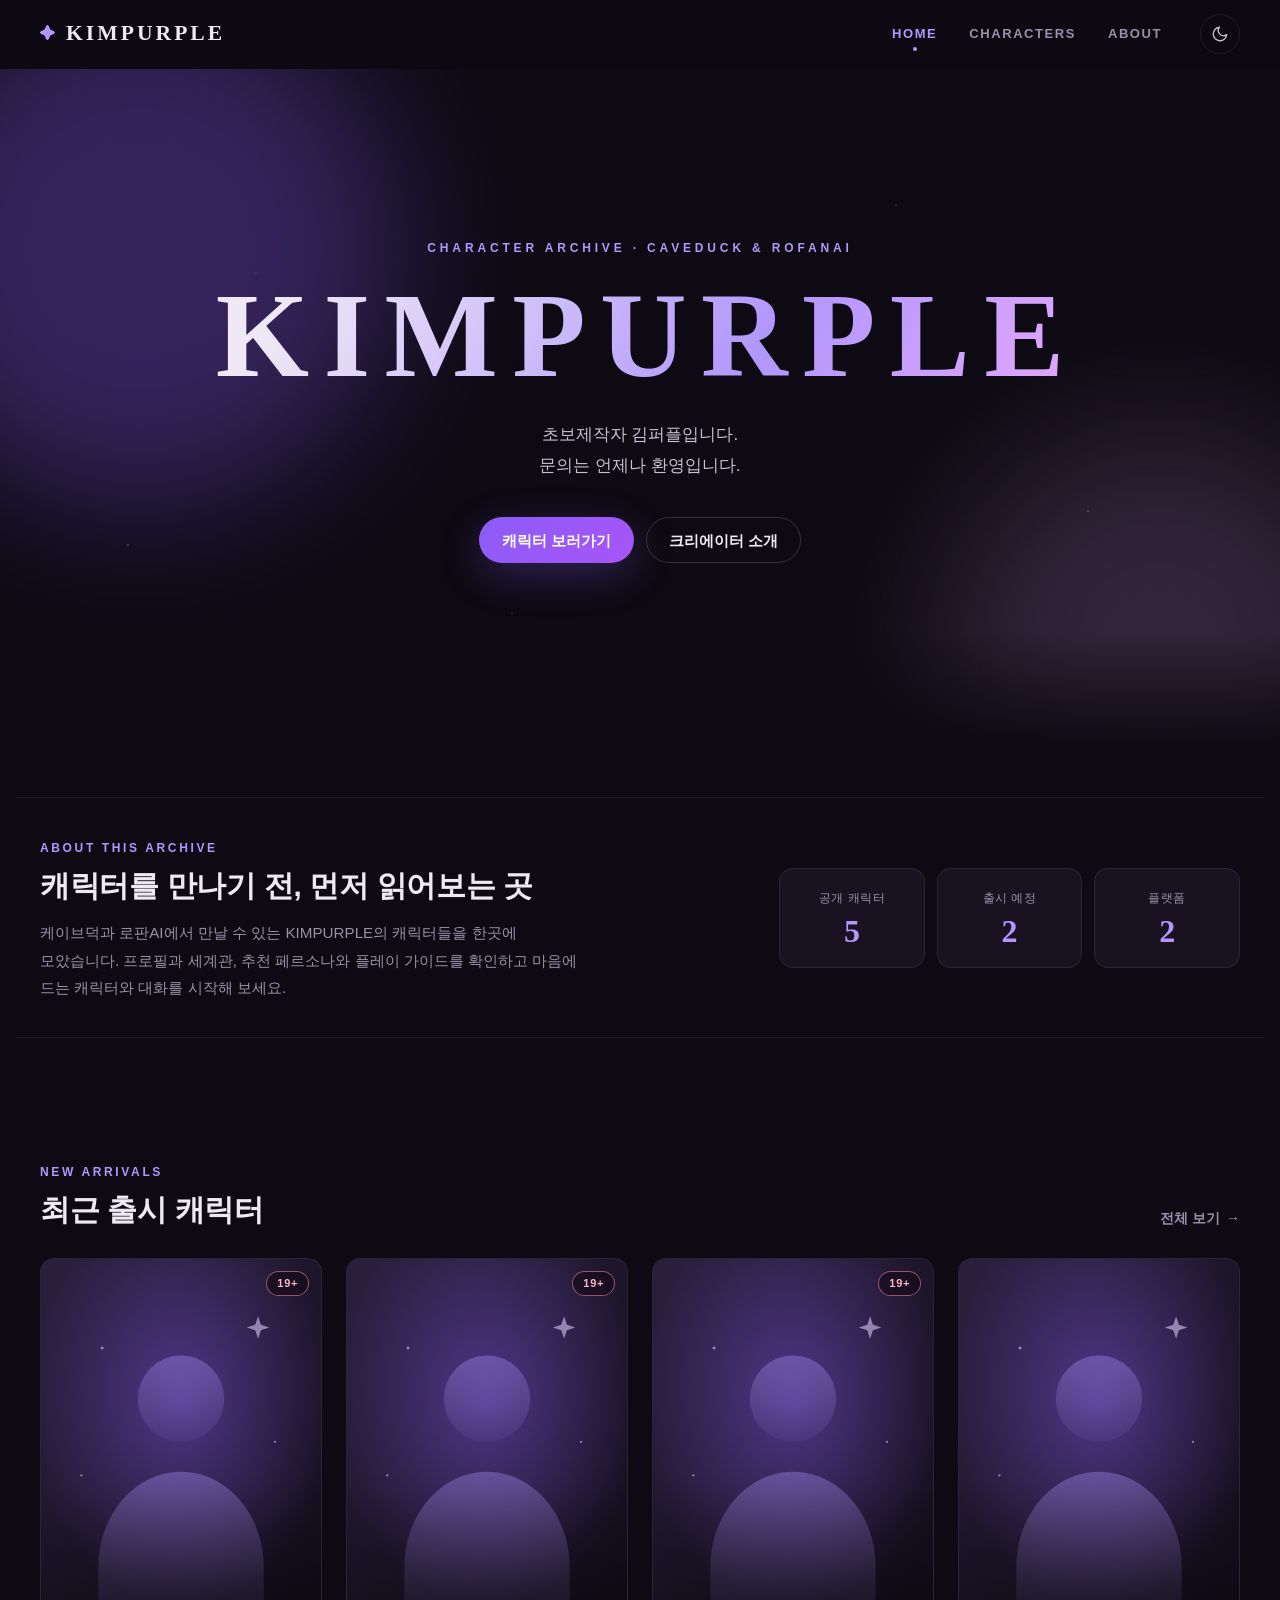
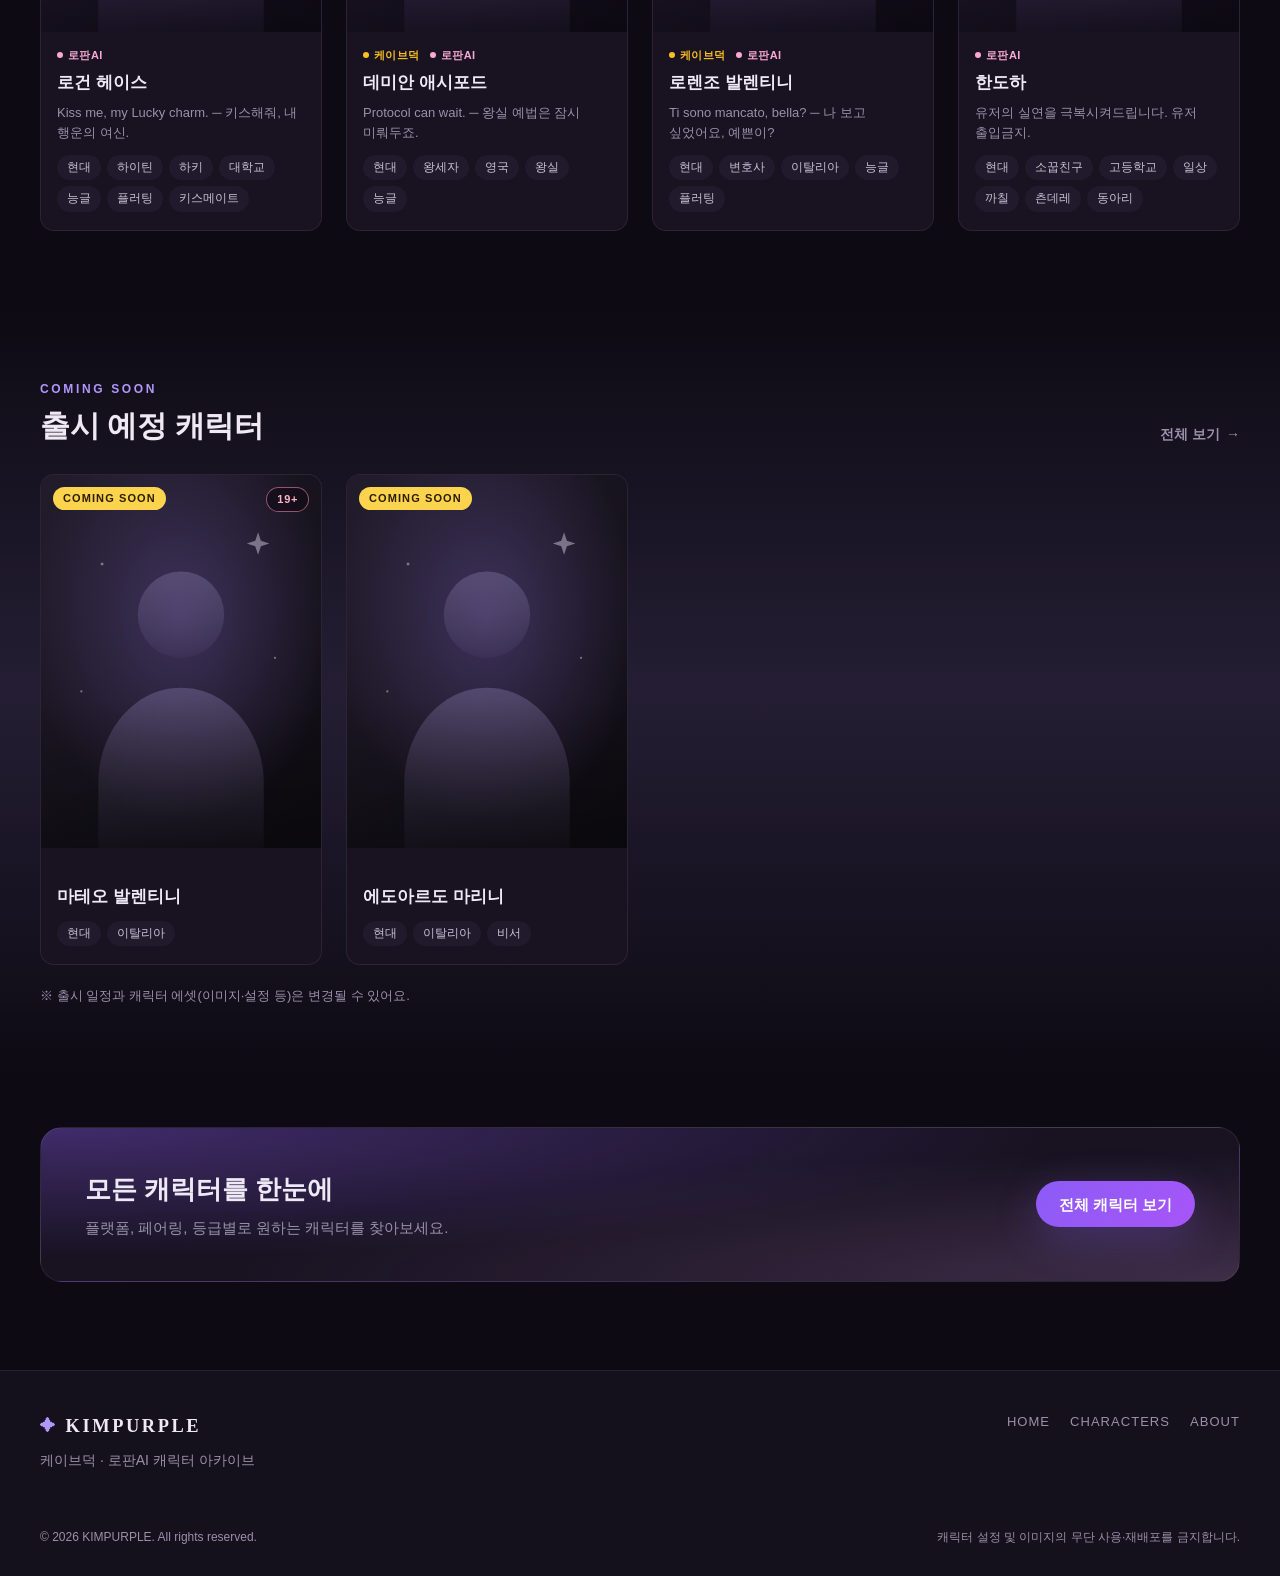
<file: index.html>
<!doctype html>
<html lang="ko">
<head>
  <meta charset="utf-8">
  <meta name="viewport" content="width=device-width, initial-scale=1">
  <title>KIMPURPLE | 캐릭터 아카이브</title>
  <meta name="description" content="케이브덕 · 로판AI 크리에이터 KIMPURPLE의 캐릭터 아카이브">
  <meta property="og:title" content="KIMPURPLE">
  <meta property="og:description" content="케이브덕 · 로판AI 크리에이터 KIMPURPLE의 캐릭터 아카이브">
  <meta property="og:type" content="website">
  <meta name="theme-color" content="#0d0a13">
  <link rel="icon" href="assets/icons/favicon.svg" type="image/svg+xml">
  <script>try{var t=localStorage.getItem('kp-theme');if(t==='light'||t==='dark')document.documentElement.setAttribute('data-theme',t)}catch(e){}</script>
  <link rel="stylesheet" href="css/common.css">
  <link rel="stylesheet" href="css/home.css">
  <link rel="stylesheet" href="css/responsive.css">
  <script src="js/common.js" defer></script>
  <script src="js/home.js" defer></script>
</head>
<body data-page="home">
  <a class="skip-link" href="#main">본문 바로가기</a>
  <header id="site-header"></header>

  <main id="main">
    <!-- 메인 배너 -->
    <section class="hero">
      <div class="hero__bg" aria-hidden="true">
        <span class="hero__orb hero__orb--1"></span>
        <span class="hero__orb hero__orb--2"></span>
        <span class="hero__stars"></span>
      </div>
      <div class="container hero__inner">
        <p class="hero__eyebrow">Character Archive · Caveduck &amp; RofanAI</p>
        <h1 class="hero__title">KIMPURPLE</h1>
        <p class="hero__lead">초보제작자 김퍼플입니다.<br>문의는 언제나 환영입니다.</p>
        <div class="hero__actions">
          <a class="btn btn--primary" href="characters.html">캐릭터 보러가기</a>
          <a class="btn btn--ghost" href="about.html">크리에이터 소개</a>
        </div>
      </div>
    </section>

    <!-- 홈페이지 소개 -->
    <section class="section section--tight intro">
      <div class="container intro__inner">
        <div class="intro__text">
          <span class="eyebrow">About this archive</span>
          <h2 class="section-title">캐릭터를 만나기 전, 먼저 읽어보는 곳</h2>
          <p class="section-desc">케이브덕과 로판AI에서 만날 수 있는 KIMPURPLE의 캐릭터들을 한곳에 모았습니다. 프로필과 세계관, 추천 페르소나와 플레이 가이드를 확인하고 마음에 드는 캐릭터와 대화를 시작해 보세요.</p>
        </div>
        <div class="intro__stats" aria-live="polite">
          <a class="stat" href="characters.html?status=released"><span class="stat__label">공개 캐릭터</span><span class="stat__value" id="stat-characters">–</span></a>
          <a class="stat" href="characters.html?status=upcoming"><span class="stat__label">출시 예정</span><span class="stat__value" id="stat-upcoming">–</span></a>
          <a class="stat" href="about.html#links-title"><span class="stat__label">플랫폼</span><span class="stat__value">2</span></a>
        </div>
      </div>
    </section>

    <!-- 최근 출시 -->
    <section class="section" aria-labelledby="recent-title">
      <div class="container">
        <div class="section-head">
          <div>
            <span class="eyebrow">New arrivals</span>
            <h2 class="section-title" id="recent-title">최근 출시 캐릭터</h2>
          </div>
          <a class="more-link" href="characters.html?sort=latest">전체 보기</a>
        </div>
        <div class="card-grid" id="recent-grid"></div>
      </div>
    </section>

    <!-- 출시 예정 -->
    <section class="section featured" aria-labelledby="upcoming-title">
      <div class="container">
        <div class="section-head">
          <div>
            <span class="eyebrow">Coming soon</span>
            <h2 class="section-title" id="upcoming-title">출시 예정 캐릭터</h2>
          </div>
          <a class="more-link" href="characters.html?status=upcoming">전체 보기</a>
        </div>
        <div class="card-grid" id="upcoming-grid"></div>
        <p class="section-note">※ 출시 일정과 캐릭터 에셋(이미지·설정 등)은 변경될 수 있어요.</p>
      </div>
    </section>

    <!-- CTA -->
    <section class="section section--tight">
      <div class="container">
        <div class="cta">
          <div>
            <h2 class="cta__title">모든 캐릭터를 한눈에</h2>
            <p class="cta__desc">플랫폼, 페어링, 등급별로 원하는 캐릭터를 찾아보세요.</p>
          </div>
          <a class="btn btn--primary" href="characters.html">전체 캐릭터 보기</a>
        </div>
      </div>
    </section>
  </main>

  <footer id="site-footer"></footer>
</body>
</html>
</file>
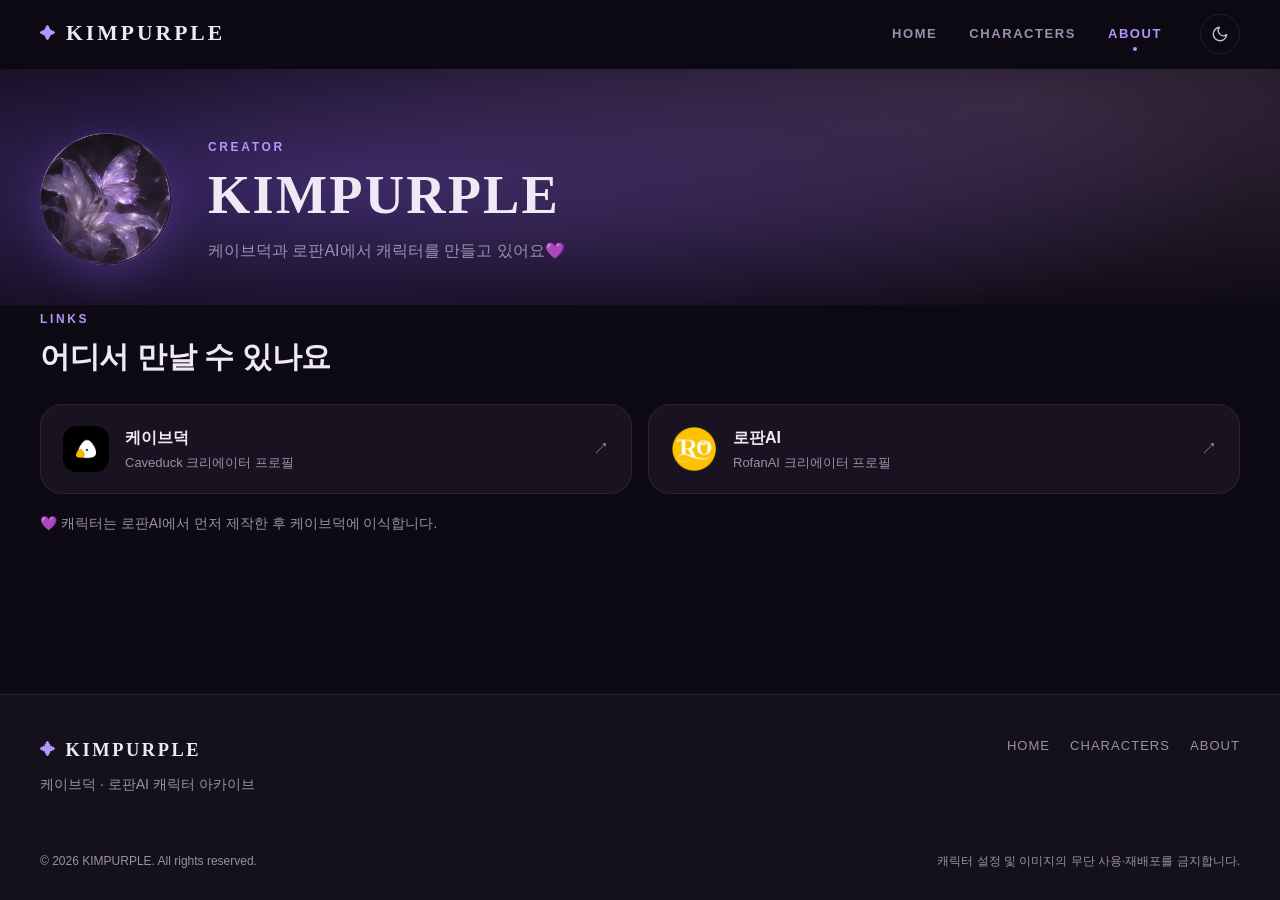
<file: about.html>
<!doctype html>
<html lang="ko">
<head>
  <meta charset="utf-8">
  <meta name="viewport" content="width=device-width, initial-scale=1">
  <title>ABOUT | KIMPURPLE</title>
  <meta name="description" content="케이브덕 · 로판AI 크리에이터 KIMPURPLE 소개">
  <meta name="theme-color" content="#0d0a13">
  <link rel="icon" href="assets/icons/favicon.svg" type="image/svg+xml">
  <script>try{var t=localStorage.getItem('kp-theme');if(t==='light'||t==='dark')document.documentElement.setAttribute('data-theme',t)}catch(e){}</script>
  <link rel="stylesheet" href="css/common.css">
  <link rel="stylesheet" href="css/pages.css">
  <link rel="stylesheet" href="css/responsive.css">
  <script src="js/common.js" defer></script>
</head>
<body data-page="about">
  <a class="skip-link" href="#main">본문 바로가기</a>
  <header id="site-header"></header>

  <main id="main">
    <!-- 크리에이터 소개 -->
    <section class="page-hero about-hero">
      <div class="container about-hero__inner">
        <!-- 프로필 이미지: assets/icons/profile.webp 파일을 바꾸면 됩니다 -->
        <div class="about-avatar"><img src="assets/icons/profile.webp" alt="KIMPURPLE 프로필 이미지"></div>
        <div>
          <span class="eyebrow">Creator</span>
          <h1 class="page-hero__title">KIMPURPLE</h1>
          <p class="page-hero__desc">케이브덕과 로판AI에서 캐릭터를 만들고 있어요💜</p>
        </div>
      </div>
    </section>

    <!-- 링크 -->
    <section class="section section--tight section--flush-top" aria-labelledby="links-title">
      <div class="container">
        <div class="section-head">
          <div>
            <span class="eyebrow">Links</span>
            <h2 class="section-title" id="links-title">어디서 만날 수 있나요</h2>
          </div>
        </div>

        <!-- ▼ 각 href를 실제 프로필 주소로 바꿔주세요. 쓰지 않는 링크는 <li> 째로 지우면 됩니다. -->
        <ul class="link-grid">
          <li>
            <a class="link-card link-card--caveduck" href="https://caveduck.io/ko/user/kim_purple">
              <span class="link-card__icon"><img src="assets/icons/caveduck.webp" alt="" width="46" height="46"></span>
              <span class="link-card__text"><strong>케이브덕</strong><small>Caveduck 크리에이터 프로필</small></span>
              <span class="link-card__arrow" aria-hidden="true">↗</span>
            </a>
          </li>
          <li>
            <a class="link-card link-card--rofanai" href="https://rofan.ai/user/69ff94d2-8524-4da5-a3ef-628ddf03971f">
              <span class="link-card__icon"><img src="assets/icons/rofanai.webp" alt="" width="46" height="46"></span>
              <span class="link-card__text"><strong>로판AI</strong><small>RofanAI 크리에이터 프로필</small></span>
              <span class="link-card__arrow" aria-hidden="true">↗</span>
            </a>
          </li>
        </ul>
        <p class="link-note">💜 캐릭터는 로판AI에서 먼저 제작한 후 케이브덕에 이식합니다.</p>
      </div>
    </section>
  </main>

  <footer id="site-footer"></footer>
</body>
</html>
</file>
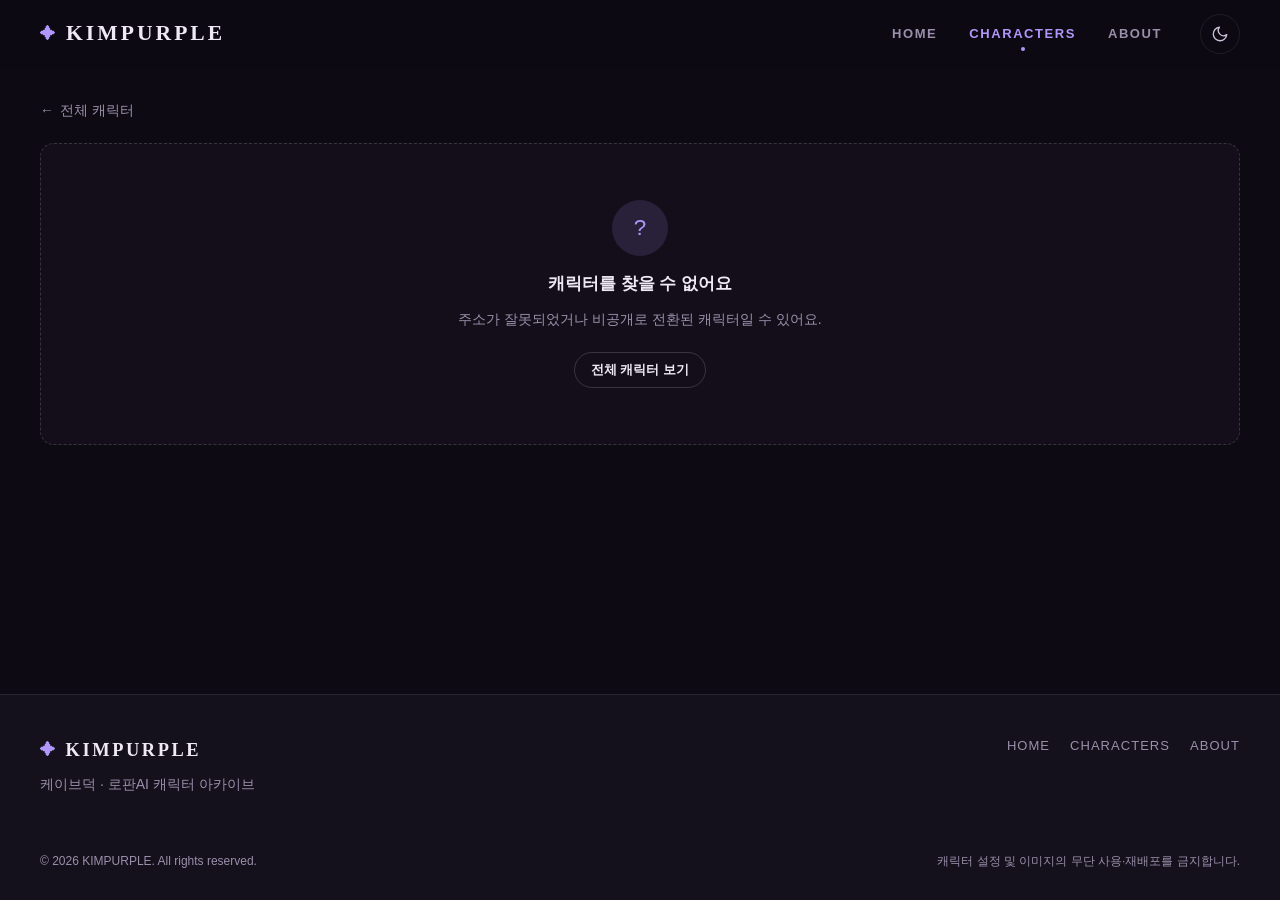
<file: character.html>
<!doctype html>
<html lang="ko">
<head>
  <meta charset="utf-8">
  <meta name="viewport" content="width=device-width, initial-scale=1">
  <title>CHARACTER | KIMPURPLE</title>
  <meta name="description" content="KIMPURPLE 캐릭터 상세 소개">
  <meta name="theme-color" content="#0d0a13">
  <link rel="icon" href="assets/icons/favicon.svg" type="image/svg+xml">
  <script>try{var t=localStorage.getItem('kp-theme');if(t==='light'||t==='dark')document.documentElement.setAttribute('data-theme',t)}catch(e){}</script>
  <link rel="stylesheet" href="css/common.css">
  <link rel="stylesheet" href="css/characters.css">
  <link rel="stylesheet" href="css/responsive.css">
  <script src="js/common.js" defer></script>
  <script src="js/character.js" defer></script>
</head>
<body data-page="character" data-nav="characters">
  <a class="skip-link" href="#main">본문 바로가기</a>
  <header id="site-header"></header>

  <!-- 모든 캐릭터가 이 템플릿을 공유합니다: character.html?id=캐릭터ID -->
  <main id="main">
    <div class="container detail-top">
      <a class="back-link" href="characters.html">전체 캐릭터</a>
    </div>
    <div class="container" id="character-root"></div>
  </main>

  <dialog class="lightbox" id="lightbox" aria-label="이미지 크게 보기">
    <button class="lightbox__close icon-btn" type="button" data-action="close" aria-label="닫기">×</button>
    <button class="lightbox__nav lightbox__nav--prev icon-btn" type="button" data-action="prev" aria-label="이전 이미지">‹</button>
    <figure class="lightbox__figure">
      <img class="lightbox__img" alt="">
      <figcaption class="lightbox__caption"></figcaption>
    </figure>
    <button class="lightbox__nav lightbox__nav--next icon-btn" type="button" data-action="next" aria-label="다음 이미지">›</button>
  </dialog>

  <footer id="site-footer"></footer>
</body>
</html>
</file>
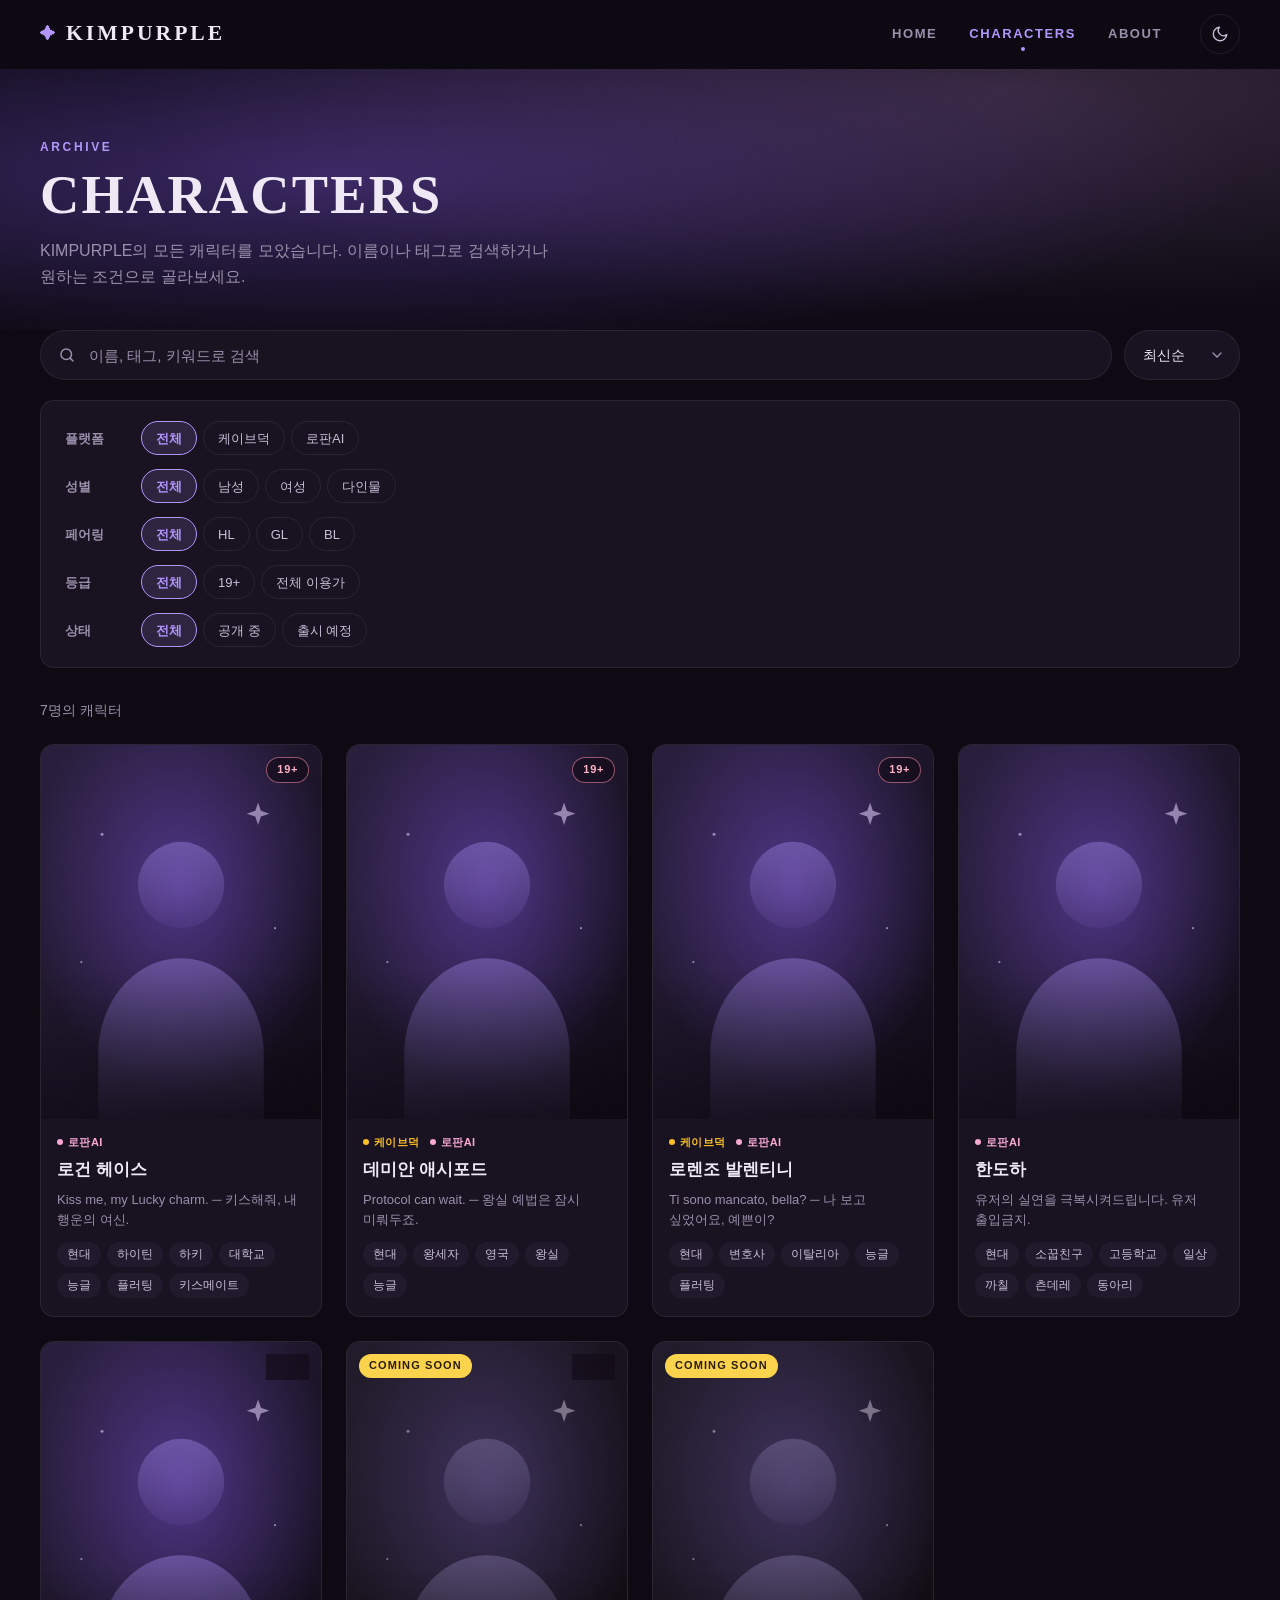
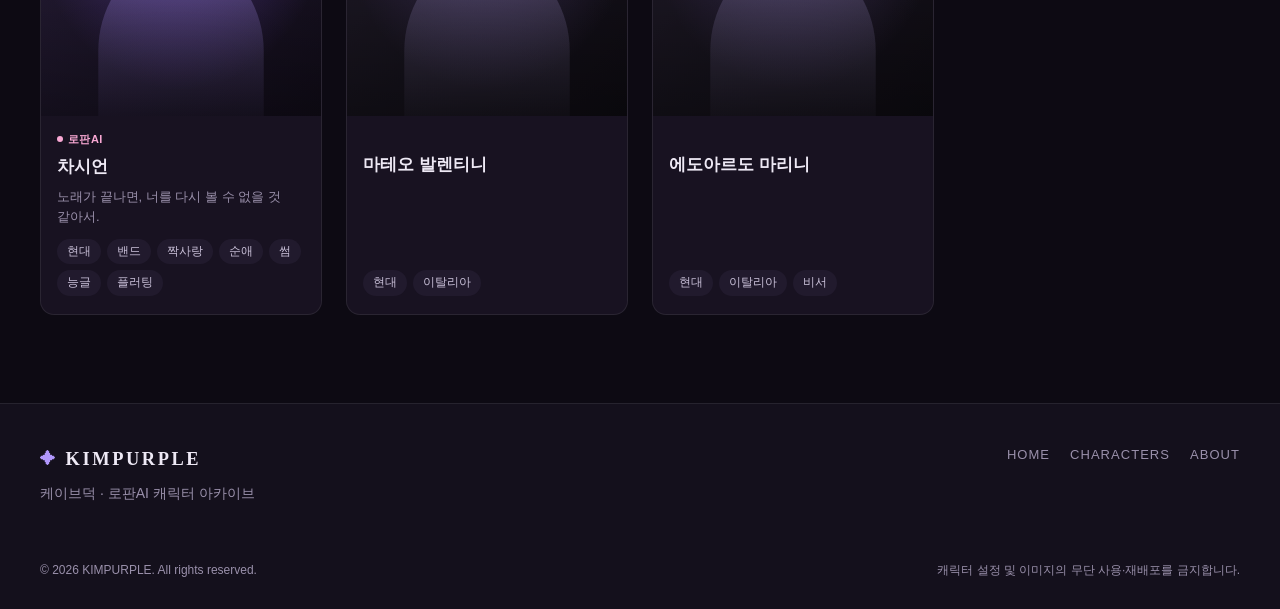
<file: characters.html>
<!doctype html>
<html lang="ko">
<head>
  <meta charset="utf-8">
  <meta name="viewport" content="width=device-width, initial-scale=1">
  <title>CHARACTERS | KIMPURPLE</title>
  <meta name="description" content="KIMPURPLE의 전체 캐릭터 목록. 플랫폼별로 캐릭터를 찾아보세요.">
  <meta name="theme-color" content="#0d0a13">
  <link rel="icon" href="assets/icons/favicon.svg" type="image/svg+xml">
  <script>try{var t=localStorage.getItem('kp-theme');if(t==='light'||t==='dark')document.documentElement.setAttribute('data-theme',t)}catch(e){}</script>
  <link rel="stylesheet" href="css/common.css">
  <link rel="stylesheet" href="css/characters.css">
  <link rel="stylesheet" href="css/responsive.css">
  <script src="js/common.js" defer></script>
  <script src="js/characters.js" defer></script>
</head>
<body data-page="characters">
  <a class="skip-link" href="#main">본문 바로가기</a>
  <header id="site-header"></header>

  <main id="main">
    <section class="page-hero">
      <div class="container">
        <span class="eyebrow">Archive</span>
        <h1 class="page-hero__title">CHARACTERS</h1>
        <p class="page-hero__desc">KIMPURPLE의 모든 캐릭터를 모았습니다. 이름이나 태그로 검색하거나 원하는 조건으로 골라보세요.</p>
      </div>
    </section>

    <section class="section section--tight section--flush-top">
      <div class="container">
        <div class="toolbar">
          <div class="search">
            <svg class="search__icon" viewBox="0 0 24 24" fill="none" stroke="currentColor" stroke-width="2" stroke-linecap="round" aria-hidden="true"><circle cx="11" cy="11" r="7"/><path d="m20 20-3.5-3.5"/></svg>
            <label class="visually-hidden" for="search-input">캐릭터 검색</label>
            <input class="search__input" id="search-input" type="search" placeholder="이름, 태그, 키워드로 검색" autocomplete="off" enterkeyhint="search">
            <button class="search__clear" id="search-clear" type="button" aria-label="검색어 지우기" hidden>×</button>
          </div>
          <div class="toolbar__actions">
            <button class="btn btn--ghost btn--sm filter-toggle" id="filter-toggle" type="button" aria-expanded="false" aria-controls="filter-panel">
              필터 <span class="filter-toggle__count" id="filter-count" hidden></span>
            </button>
            <label class="visually-hidden" for="sort-select">정렬</label>
            <select class="select" id="sort-select">
              <option value="latest">최신순</option>
              <option value="oldest">오래된순</option>
              <option value="name">이름순</option>
            </select>
          </div>
        </div>

        <div class="filter-panel" id="filter-panel"></div>

        <div class="result-bar">
          <p class="result-bar__count" id="result-count" aria-live="polite"></p>
          <button class="result-bar__reset" id="filter-reset" type="button" hidden>필터 초기화</button>
        </div>

        <div class="card-grid" id="character-grid"></div>
      </div>
    </section>
  </main>

  <footer id="site-footer"></footer>
</body>
</html>
</file>
<file: css/common.css>
/* =========================================================
   KIMPURPLE — common.css
   디자인 토큰, 기본 스타일, 헤더/푸터, 공용 컴포넌트
   ========================================================= */

/* ---------- 디자인 토큰 (다크 기본) ---------- */
:root {
  color-scheme: dark;

  --bg: #0d0a13;
  --bg-elevated: #14101c;
  --surface: #181221;
  --surface-2: #211a2d;
  --surface-3: #2b223a;
  --border: rgba(255, 255, 255, 0.08);
  --border-strong: rgba(255, 255, 255, 0.16);

  --text: #eee9f5;
  --text-soft: #c9c0d8;
  --text-muted: #9a90ab;

  --primary: #b197fc;
  --primary-strong: #8b5cf6;
  --primary-soft: rgba(177, 151, 252, 0.14);
  --primary-contrast: #ffffff;
  --accent: #f0abfc;

  --new: #5eead4;
  --new-soft: rgba(94, 234, 212, 0.14);
  --soon: #fcd34d;
  --soon-soft: rgba(252, 211, 77, 0.14);
  --update: #93c5fd;
  --update-soft: rgba(147, 197, 253, 0.14);
  --danger: #fca5a5;

  --caveduck: #fbbf24;
  --rofanai: #f9a8d4;

  --shadow-sm: 0 2px 8px rgba(0, 0, 0, 0.25);
  --shadow-md: 0 10px 30px rgba(0, 0, 0, 0.35);
  --shadow-glow: 0 12px 40px rgba(139, 92, 246, 0.28);

  --header-bg: rgba(13, 10, 19, 0.72);
  --hero-glow-1: rgba(139, 92, 246, 0.35);
  --hero-glow-2: rgba(240, 171, 252, 0.18);

  --font-sans: "Pretendard", "Pretendard Variable", -apple-system, BlinkMacSystemFont,
    "Apple SD Gothic Neo", "Noto Sans KR", "Malgun Gothic", "Segoe UI", sans-serif;
  --font-display: "Cormorant Garamond", "Playfair Display", Georgia, "Nanum Myeongjo",
    "Times New Roman", serif;

  --radius-sm: 8px;
  --radius: 14px;
  --radius-lg: 22px;
  --radius-pill: 999px;

  --container: 1200px;
  --gutter: 24px;
  --header-h: 68px;

  --ease: cubic-bezier(0.22, 0.61, 0.36, 1);
  --dur: 0.25s;
}

/* ---------- 라이트 모드 ---------- */
:root[data-theme="light"] {
  color-scheme: light;

  --bg: #faf8fd;
  --bg-elevated: #ffffff;
  --surface: #ffffff;
  --surface-2: #f3eefa;
  --surface-3: #e9e1f5;
  --border: rgba(45, 20, 80, 0.1);
  --border-strong: rgba(45, 20, 80, 0.2);

  --text: #1e1529;
  --text-soft: #43385a;
  --text-muted: #6f6582;

  --primary: #7c3aed;
  --primary-strong: #6d28d9;
  --primary-soft: rgba(124, 58, 237, 0.1);
  --accent: #c026d3;

  --new: #0f766e;
  --new-soft: rgba(15, 118, 110, 0.1);
  --soon: #a16207;
  --soon-soft: rgba(161, 98, 7, 0.1);
  --update: #1d4ed8;
  --update-soft: rgba(29, 78, 216, 0.08);
  --danger: #b91c1c;

  --caveduck: #b45309;
  --rofanai: #be185d;

  --shadow-sm: 0 2px 8px rgba(60, 30, 100, 0.08);
  --shadow-md: 0 10px 30px rgba(60, 30, 100, 0.12);
  --shadow-glow: 0 12px 40px rgba(124, 58, 237, 0.18);

  --header-bg: rgba(250, 248, 253, 0.8);
  --hero-glow-1: rgba(124, 58, 237, 0.18);
  --hero-glow-2: rgba(192, 38, 211, 0.1);
}

/* ---------- 리셋 & 기본 ---------- */
*,
*::before,
*::after {
  box-sizing: border-box;
}

html {
  scroll-behavior: smooth;
  scroll-padding-top: calc(var(--header-h) + 24px);
  -webkit-text-size-adjust: 100%;
  text-size-adjust: 100%;
}

@media (prefers-reduced-motion: reduce) {
  html {
    scroll-behavior: auto;
  }
  *,
  *::before,
  *::after {
    animation-duration: 0.01ms !important;
    animation-iteration-count: 1 !important;
    transition-duration: 0.01ms !important;
  }
}

body {
  margin: 0;
  min-height: 100vh;
  display: flex;
  flex-direction: column;
  background: var(--bg);
  color: var(--text);
  font-family: var(--font-sans);
  font-size: 16px;
  line-height: 1.65;
  word-break: keep-all;
  overflow-wrap: break-word;
  -webkit-font-smoothing: antialiased;
  transition: background-color var(--dur) var(--ease), color var(--dur) var(--ease);
}

body.nav-open {
  overflow: hidden;
}

main {
  flex: 1;
}

img {
  max-width: 100%;
  display: block;
}

a {
  color: inherit;
  text-decoration: none;
}

button,
input,
select {
  font: inherit;
  color: inherit;
}

button {
  cursor: pointer;
}

h1,
h2,
h3,
h4,
p {
  margin: 0;
}

ul,
ol {
  margin: 0;
  padding: 0;
}

:focus-visible {
  outline: 2px solid var(--primary);
  outline-offset: 3px;
  border-radius: 4px;
}

::selection {
  background: var(--primary-soft);
  color: var(--text);
}

.visually-hidden {
  position: absolute !important;
  width: 1px;
  height: 1px;
  padding: 0;
  margin: -1px;
  overflow: hidden;
  clip: rect(0, 0, 0, 0);
  white-space: nowrap;
  border: 0;
}

.skip-link {
  position: absolute;
  left: 16px;
  top: -60px;
  z-index: 200;
  padding: 10px 16px;
  background: var(--primary-strong);
  color: #fff;
  border-radius: var(--radius-sm);
  transition: top var(--dur) var(--ease);
}

.skip-link:focus {
  top: 12px;
}

/* ---------- 레이아웃 ---------- */
.container {
  width: 100%;
  max-width: calc(var(--container) + var(--gutter) * 2);
  margin: 0 auto;
  padding: 0 var(--gutter);
}

.section {
  padding: 72px 0;
}

.section--tight {
  padding: 48px 0;
}

.section--flush-top {
  padding-top: 0;
}

.section-head {
  display: flex;
  align-items: flex-end;
  justify-content: space-between;
  gap: 16px;
  margin-bottom: 28px;
}

.eyebrow {
  display: inline-block;
  font-size: 0.75rem;
  font-weight: 700;
  letter-spacing: 0.22em;
  text-transform: uppercase;
  color: var(--primary);
  margin-bottom: 8px;
}

.section-title {
  font-size: clamp(1.4rem, 2.4vw, 1.85rem);
  font-weight: 700;
  letter-spacing: -0.01em;
  line-height: 1.3;
}

.section-desc {
  margin-top: 8px;
  color: var(--text-muted);
  font-size: 0.95rem;
}

.more-link {
  flex-shrink: 0;
  display: inline-flex;
  align-items: center;
  gap: 6px;
  font-size: 0.875rem;
  font-weight: 600;
  color: var(--text-muted);
  transition: color var(--dur) var(--ease);
}

.more-link:hover {
  color: var(--primary);
}

.more-link::after {
  content: "→";
  transition: transform var(--dur) var(--ease);
}

.more-link:hover::after {
  transform: translateX(3px);
}

/* ---------- 페이지 헤더 (서브 페이지 상단) ---------- */
.page-hero {
  position: relative;
  padding: 64px 0 40px;
  overflow: hidden;
}

.page-hero::before {
  content: "";
  position: absolute;
  inset: -40% -10% auto;
  height: 420px;
  background: radial-gradient(ellipse at 30% 50%, var(--hero-glow-1), transparent 60%),
    radial-gradient(ellipse at 75% 30%, var(--hero-glow-2), transparent 55%);
  pointer-events: none;
  z-index: -1;
}

.page-hero__title {
  font-family: var(--font-display);
  font-size: clamp(2.2rem, 5vw, 3.4rem);
  font-weight: 600;
  letter-spacing: 0.04em;
  line-height: 1.1;
}

.page-hero__desc {
  margin-top: 12px;
  max-width: 560px;
  color: var(--text-muted);
}

/* ---------- 헤더 ---------- */
#site-header {
  min-height: var(--header-h);
}

.site-header {
  position: sticky;
  top: 0;
  z-index: 100;
  background: var(--header-bg);
  -webkit-backdrop-filter: saturate(160%) blur(14px);
  backdrop-filter: saturate(160%) blur(14px);
  border-bottom: 1px solid transparent;
  transition: border-color var(--dur) var(--ease), background-color var(--dur) var(--ease);
}

.site-header.is-scrolled {
  border-bottom-color: var(--border);
}

.header__inner {
  height: var(--header-h);
  display: flex;
  align-items: center;
  gap: 24px;
}

.logo {
  display: inline-flex;
  align-items: center;
  gap: 8px;
  font-family: var(--font-display);
  font-size: 1.35rem;
  font-weight: 700;
  letter-spacing: 0.14em;
  white-space: nowrap;
}

.logo__mark {
  color: var(--primary);
  font-size: 0.95rem;
  transition: transform 0.6s var(--ease);
}

.logo:hover .logo__mark {
  transform: rotate(180deg);
}

.nav {
  margin-left: auto;
}

.nav__list {
  list-style: none;
  display: flex;
  align-items: center;
  gap: 4px;
}

.nav__link {
  position: relative;
  display: block;
  padding: 8px 14px;
  font-size: 0.8125rem;
  font-weight: 600;
  letter-spacing: 0.12em;
  color: var(--text-muted);
  border-radius: var(--radius-pill);
  transition: color var(--dur) var(--ease), background-color var(--dur) var(--ease);
}

.nav__link:hover {
  color: var(--text);
  background: var(--surface-2);
}

.nav__link.is-active {
  color: var(--primary);
}

.nav__link.is-active::after {
  content: "";
  position: absolute;
  left: 50%;
  bottom: 2px;
  width: 4px;
  height: 4px;
  border-radius: 50%;
  background: currentColor;
  transform: translateX(-50%);
}

.header__actions {
  display: flex;
  align-items: center;
  gap: 6px;
}

.icon-btn {
  width: 40px;
  height: 40px;
  display: inline-grid;
  place-items: center;
  border: 1px solid var(--border);
  border-radius: 50%;
  background: transparent;
  color: var(--text-soft);
  transition: background-color var(--dur) var(--ease), color var(--dur) var(--ease),
    border-color var(--dur) var(--ease);
}

.icon-btn:hover {
  background: var(--surface-2);
  color: var(--primary);
  border-color: var(--border-strong);
}

.icon-btn svg {
  width: 18px;
  height: 18px;
}

.theme-toggle .icon-sun {
  display: none;
}

:root[data-theme="light"] .theme-toggle .icon-sun {
  display: block;
}

:root[data-theme="light"] .theme-toggle .icon-moon {
  display: none;
}

.nav-toggle {
  display: none;
  position: relative;
}

.nav-toggle span {
  position: absolute;
  left: 11px;
  width: 16px;
  height: 1.5px;
  background: currentColor;
  border-radius: 2px;
  transition: transform var(--dur) var(--ease), opacity var(--dur) var(--ease);
}

.nav-toggle span:nth-child(1) {
  top: 14px;
}
.nav-toggle span:nth-child(2) {
  top: 19px;
}
.nav-toggle span:nth-child(3) {
  top: 24px;
}

.nav-toggle[aria-expanded="true"] span:nth-child(1) {
  transform: translateY(5px) rotate(45deg);
}
.nav-toggle[aria-expanded="true"] span:nth-child(2) {
  opacity: 0;
}
.nav-toggle[aria-expanded="true"] span:nth-child(3) {
  transform: translateY(-5px) rotate(-45deg);
}

/* ---------- 푸터 ---------- */
.site-footer {
  margin-top: 40px;
  border-top: 1px solid var(--border);
  background: var(--bg-elevated);
}

.footer__inner {
  padding: 40px var(--gutter);
  display: flex;
  flex-wrap: wrap;
  align-items: flex-start;
  justify-content: space-between;
  gap: 24px;
}

.footer__brand .logo {
  font-size: 1.15rem;
}

.footer__tagline {
  margin-top: 8px;
  font-size: 0.875rem;
  color: var(--text-muted);
}

.footer__links {
  list-style: none;
  display: flex;
  flex-wrap: wrap;
  gap: 4px 20px;
  font-size: 0.8125rem;
  letter-spacing: 0.08em;
}

.footer__links a {
  color: var(--text-muted);
  transition: color var(--dur) var(--ease);
}

.footer__links a:hover {
  color: var(--primary);
}

.footer__bottom {
  padding: 16px var(--gutter) 28px;
  font-size: 0.75rem;
  color: var(--text-muted);
  display: flex;
  flex-wrap: wrap;
  gap: 6px 16px;
  justify-content: space-between;
}

/* ---------- 버튼 ---------- */
.btn {
  display: inline-flex;
  align-items: center;
  justify-content: center;
  gap: 8px;
  min-height: 46px;
  padding: 0 22px;
  border: 1px solid transparent;
  border-radius: var(--radius-pill);
  font-size: 0.9375rem;
  font-weight: 600;
  line-height: 1;
  white-space: nowrap;
  cursor: pointer;
  transition: transform var(--dur) var(--ease), box-shadow var(--dur) var(--ease),
    background-color var(--dur) var(--ease), border-color var(--dur) var(--ease),
    color var(--dur) var(--ease);
}

.btn:hover {
  transform: translateY(-2px);
}

.btn:active {
  transform: translateY(0);
}

.btn--primary {
  background: linear-gradient(135deg, var(--primary-strong), #a855f7);
  color: var(--primary-contrast);
  box-shadow: var(--shadow-glow);
}

.btn--primary:hover {
  box-shadow: 0 16px 44px rgba(139, 92, 246, 0.4);
}

.btn--ghost {
  background: transparent;
  border-color: var(--border-strong);
  color: var(--text);
}

.btn--ghost:hover {
  background: var(--surface-2);
  border-color: var(--primary);
  color: var(--primary);
}

.btn--sm {
  min-height: 36px;
  padding: 0 16px;
  font-size: 0.8125rem;
}

.btn--caveduck {
  background: var(--caveduck);
  color: #1a1206;
}

.btn--rofanai {
  background: var(--rofanai);
  color: #2a0716;
}

:root[data-theme="light"] .btn--caveduck,
:root[data-theme="light"] .btn--rofanai {
  color: #fff;
}

.btn--caveduck:hover,
.btn--rofanai:hover {
  box-shadow: var(--shadow-md);
  filter: brightness(1.05);
}

.btn[aria-disabled="true"] {
  opacity: 0.55;
  pointer-events: none;
}

.ext-icon {
  font-size: 0.85em;
  opacity: 0.8;
}

/* ---------- 태그 / 배지 ---------- */
.tag-list {
  display: flex;
  flex-wrap: wrap;
  gap: 6px;
}

.tag {
  display: inline-flex;
  align-items: center;
  padding: 3px 10px;
  border-radius: var(--radius-pill);
  background: var(--surface-2);
  color: var(--text-soft);
  font-size: 0.75rem;
  font-weight: 500;
  line-height: 1.6;
}

.tag--hash::before {
  content: "#";
  color: var(--primary);
  margin-right: 1px;
}

.badge {
  display: inline-flex;
  align-items: center;
  padding: 4px 10px;
  border-radius: var(--radius-pill);
  font-size: 0.6875rem;
  font-weight: 800;
  letter-spacing: 0.1em;
  line-height: 1.4;
  white-space: nowrap;
}

.badge--new {
  background: var(--new);
  color: #04201c;
}

.badge--soon {
  background: var(--soon);
  color: #2a1d02;
}

:root[data-theme="light"] .badge--new,
:root[data-theme="light"] .badge--soon {
  color: #fff;
}

.platform-chip {
  display: inline-flex;
  align-items: center;
  gap: 5px;
  font-size: 0.6875rem;
  font-weight: 700;
  letter-spacing: 0.04em;
  color: var(--text-muted);
}

.platform-chip::before {
  content: "";
  width: 6px;
  height: 6px;
  border-radius: 50%;
  background: currentColor;
}

.platform-chip--caveduck {
  color: var(--caveduck);
}

.platform-chip--rofanai {
  color: var(--rofanai);
}

/* ---------- 필터 칩 ---------- */
.chip-row {
  display: flex;
  flex-wrap: wrap;
  gap: 6px;
}

.chip {
  height: 34px;
  padding: 0 14px;
  border: 1px solid var(--border);
  border-radius: var(--radius-pill);
  background: transparent;
  color: var(--text-soft);
  font-size: 0.8125rem;
  font-weight: 500;
  white-space: nowrap;
  transition: background-color var(--dur) var(--ease), border-color var(--dur) var(--ease),
    color var(--dur) var(--ease);
}

.chip:hover {
  border-color: var(--border-strong);
  color: var(--text);
}

.chip[aria-pressed="true"] {
  background: var(--primary-soft);
  border-color: var(--primary);
  color: var(--primary);
  font-weight: 700;
}

.container--narrow {
  max-width: calc(880px + var(--gutter) * 2);
}

/* ---------- 카드 그리드 ---------- */
.card-grid {
  display: grid;
  grid-template-columns: repeat(4, minmax(0, 1fr));
  gap: 24px;
}

/* ---------- 캐릭터 카드 ---------- */
.char-card {
  position: relative;
  display: flex;
  flex-direction: column;
  min-width: 0;
  background: var(--surface);
  border: 1px solid var(--border);
  border-radius: var(--radius);
  overflow: hidden;
  animation: fadeUp 0.5s var(--ease) both;
  animation-delay: calc(var(--i, 0) * 50ms);
  transition: transform var(--dur) var(--ease), box-shadow var(--dur) var(--ease),
    border-color var(--dur) var(--ease);
}

.char-card:hover {
  transform: translateY(-4px);
  border-color: var(--border-strong);
  box-shadow: var(--shadow-glow);
}

.char-card__media {
  position: relative;
  aspect-ratio: 3 / 4;
  overflow: hidden;
  background: var(--surface-2);
}

.char-card__media img {
  width: 100%;
  height: 100%;
  object-fit: cover;
  transition: transform 0.6s var(--ease);
}

.char-card:hover .char-card__media img {
  transform: scale(1.05);
}

.char-card__media::after {
  content: "";
  position: absolute;
  inset: auto 0 0;
  height: 40%;
  background: linear-gradient(to top, rgba(0, 0, 0, 0.35), transparent);
  pointer-events: none;
}

.char-card__media .badge {
  position: absolute;
  top: 12px;
  left: 12px;
  z-index: 1;
}

/* 19금 배지 — NEW와 같은 알약 모양, 반투명 바탕 + 장밋빛 글자 */
.badge--adult {
  background: rgba(18, 10, 22, 0.62);
  -webkit-backdrop-filter: blur(6px);
  backdrop-filter: blur(6px);
  border: 1px solid rgba(255, 143, 171, 0.55);
  color: #ffb3c6;
  letter-spacing: 0.06em;
}

.char-card__media .badge.badge--adult {
  left: auto;
  right: 12px;
}

.detail-hero__media .badge.badge--adult {
  left: auto;
  right: 16px;
}

.char-card.is-upcoming .char-card__media img {
  filter: saturate(0.6) brightness(0.85);
}

.char-card__body {
  flex: 1;
  display: flex;
  flex-direction: column;
  gap: 8px;
  padding: 14px 16px 18px;
}

.char-card__platforms {
  display: flex;
  flex-wrap: wrap;
  gap: 4px 10px;
  min-height: 1em;
}

.char-card__title {
  font-size: 1.0625rem;
  font-weight: 700;
  line-height: 1.35;
  overflow: hidden;
  text-overflow: ellipsis;
  white-space: nowrap;
}

.char-card__desc {
  font-size: 0.8125rem;
  color: var(--text-muted);
  line-height: 1.55;
  display: -webkit-box;
  -webkit-line-clamp: 2;
  -webkit-box-orient: vertical;
  overflow: hidden;
}

.char-card__body .tag-list {
  margin-top: auto;
  padding-top: 4px;
}

/* ---------- 상태 UI (로딩 / 빈 상태 / 오류) ---------- */
.state {
  grid-column: 1 / -1;
  display: flex;
  flex-direction: column;
  align-items: center;
  justify-content: center;
  gap: 10px;
  padding: 56px 24px;
  text-align: center;
  border: 1px dashed var(--border-strong);
  border-radius: var(--radius);
  background: color-mix(in srgb, var(--surface) 60%, transparent);
}

.state--loading {
  border-style: solid;
  border-color: transparent;
  background: transparent;
  color: var(--text-muted);
  font-size: 0.875rem;
}

.state__icon {
  width: 56px;
  height: 56px;
  display: grid;
  place-items: center;
  margin-bottom: 4px;
  border-radius: 50%;
  background: var(--primary-soft);
  color: var(--primary);
  font-size: 1.4rem;
}

.state--error .state__icon {
  background: rgba(252, 165, 165, 0.12);
  color: var(--danger);
}

.state__title {
  font-size: 1.0625rem;
  font-weight: 700;
}

.state__text {
  max-width: 420px;
  font-size: 0.875rem;
  color: var(--text-muted);
}

.state .btn {
  margin-top: 10px;
}

.spinner {
  width: 28px;
  height: 28px;
  border: 2.5px solid var(--surface-3);
  border-top-color: var(--primary);
  border-radius: 50%;
  animation: spin 0.8s linear infinite;
}

/* ---------- 본문 텍스트 ---------- */
.rich-text p {
  white-space: pre-line;
  color: var(--text-soft);
}

.rich-text p + p {
  margin-top: 0.9em;
}

.rich-list {
  list-style: none;
  display: grid;
  gap: 10px;
}

.rich-list li {
  position: relative;
  padding-left: 18px;
  color: var(--text-soft);
  white-space: pre-line;
}

.rich-list li::before {
  content: "";
  position: absolute;
  left: 2px;
  top: 0.7em;
  width: 6px;
  height: 6px;
  border-radius: 50%;
  background: var(--primary);
}

.rich-list strong {
  color: var(--text);
}

.kv-list {
  display: grid;
  grid-template-columns: max-content 1fr;
  gap: 8px 20px;
  margin: 0;
}

.kv-list dt {
  color: var(--text-muted);
  font-size: 0.875rem;
}

.kv-list dd {
  margin: 0;
  color: var(--text-soft);
}

/* =========================================================
   자유 HTML 본문 (content/characters/*.html)
   태그만 써도 기본 디자인이 적용됩니다.
   ========================================================= */
.custom-content {
  display: grid;
  gap: 20px;
  min-width: 0;
  line-height: 1.85;
  color: var(--text-soft);
}

/* 붙여넣은 박스(margin:auto)도 내용 길이와 상관없이 폭을 꽉 채우도록 */
.custom-content > * {
  width: 100%;
  min-width: 0;
}

/* <section> 하나 = 카드 하나 */
.custom-content > section {
  padding: 32px 36px;
  background: var(--surface);
  border: 1px solid var(--border);
  border-radius: var(--radius-lg);
  min-width: 0;
}

.custom-content > section > :first-child {
  margin-top: 0;
}

.custom-content h2 {
  margin: 0 0 16px;
  font-size: 1.25rem;
  font-weight: 700;
  color: var(--text);
}

.custom-content h3 {
  margin: 24px 0 10px;
  font-size: 1.0625rem;
  font-weight: 700;
  color: var(--text);
}

.custom-content p + p {
  margin-top: 0.9em;
}

.custom-content ul,
.custom-content ol {
  margin: 0.6em 0;
  padding-left: 1.3em;
}

.custom-content li + li {
  margin-top: 6px;
}

.custom-content li::marker {
  color: var(--primary);
}

.custom-content strong {
  color: var(--text);
}

.custom-content a {
  color: var(--primary);
  text-decoration: underline;
  text-underline-offset: 3px;
}

.custom-content a.btn {
  text-decoration: none;
}

.custom-content a.btn--primary {
  color: var(--primary-contrast);
}

.custom-content hr {
  margin: 24px 0;
  border: 0;
  border-top: 1px solid var(--border);
}

/* 대사 인용 */
.custom-content blockquote {
  margin: 16px 0;
  padding: 14px 20px;
  border-left: 3px solid var(--primary);
  border-radius: 0 var(--radius-sm) var(--radius-sm) 0;
  background: var(--primary-soft);
  color: var(--text);
  font-style: italic;
}

/* style 속성을 직접 지정한 이미지는 건드리지 않음 (붙여넣은 HTML을 그대로 쓰기 위해) */
.custom-content img:not([style]) {
  width: 100%;
  height: auto;
  border-radius: var(--radius);
}

.custom-content figure {
  margin: 16px 0;
}

.custom-content figcaption {
  margin-top: 8px;
  font-size: 0.8125rem;
  color: var(--text-muted);
  text-align: center;
}

.custom-content table {
  width: 100%;
  border-collapse: collapse;
  font-size: 0.9375rem;
}

.custom-content th,
.custom-content td {
  padding: 10px 12px;
  border-bottom: 1px solid var(--border);
  text-align: left;
  vertical-align: top;
}

.custom-content th {
  color: var(--text-muted);
  font-weight: 600;
  white-space: nowrap;
}

/* 편의 클래스 */
.custom-content .cols {
  display: grid;
  grid-template-columns: repeat(2, minmax(0, 1fr));
  gap: 20px;
}

.custom-content .cols > section {
  padding: 32px 36px;
  background: var(--surface);
  border: 1px solid var(--border);
  border-radius: var(--radius-lg);
  min-width: 0;
}

.custom-content .note {
  margin: 16px 0;
  padding: 16px 20px;
  border-radius: var(--radius);
  background: var(--surface-2);
  font-size: 0.9375rem;
}

.custom-content .center {
  text-align: center;
}

/* ---------- 맨 위로 버튼 ---------- */
.back-to-top {
  position: fixed;
  right: 24px;
  bottom: 24px;
  z-index: 90;
  width: 46px;
  height: 46px;
  display: grid;
  place-items: center;
  border: 1px solid var(--border-strong);
  border-radius: 50%;
  background: var(--surface);
  color: var(--primary);
  box-shadow: var(--shadow-md);
  opacity: 0;
  visibility: hidden;
  transform: translateY(12px);
  transition: opacity var(--dur) var(--ease), transform var(--dur) var(--ease),
    visibility var(--dur), background-color var(--dur) var(--ease);
}

.back-to-top.is-visible {
  opacity: 1;
  visibility: visible;
  transform: none;
}

.back-to-top:hover {
  background: var(--surface-2);
}

.back-to-top svg {
  width: 20px;
  height: 20px;
}

/* ---------- 브레드크럼 / 뒤로가기 ---------- */
.back-link {
  display: inline-flex;
  align-items: center;
  gap: 6px;
  font-size: 0.875rem;
  color: var(--text-muted);
  transition: color var(--dur) var(--ease);
}

.back-link::before {
  content: "←";
  transition: transform var(--dur) var(--ease);
}

.back-link:hover {
  color: var(--primary);
}

.back-link:hover::before {
  transform: translateX(-3px);
}

/* ---------- 애니메이션 ---------- */
@keyframes fadeUp {
  from {
    opacity: 0;
    transform: translateY(12px);
  }
  to {
    opacity: 1;
    transform: none;
  }
}

@keyframes fadeIn {
  from {
    opacity: 0;
  }
  to {
    opacity: 1;
  }
}

@keyframes spin {
  to {
    transform: rotate(360deg);
  }
}

.fade-in {
  animation: fadeIn 0.4s var(--ease) both;
}
</file>
<file: css/home.css>
/* =========================================================
   KIMPURPLE — home.css (메인 페이지)
   ========================================================= */

/* ---------- 메인 배너 ---------- */
.hero {
  position: relative;
  min-height: min(78vh, 680px);
  display: flex;
  align-items: center;
  overflow: hidden;
  isolation: isolate;
}

.hero__bg {
  position: absolute;
  inset: 0;
  z-index: -1;
  pointer-events: none;
}

.hero__orb {
  position: absolute;
  border-radius: 50%;
  filter: blur(70px);
  opacity: 0.9;
}

.hero__orb--1 {
  width: 520px;
  height: 520px;
  left: -120px;
  top: -80px;
  background: var(--hero-glow-1);
  animation: drift 18s ease-in-out infinite alternate;
}

.hero__orb--2 {
  width: 440px;
  height: 440px;
  right: -100px;
  bottom: -120px;
  background: var(--hero-glow-2);
  animation: drift 22s ease-in-out infinite alternate-reverse;
}

.hero__stars {
  position: absolute;
  inset: 0;
  background-image: radial-gradient(1px 1px at 20% 30%, var(--text-muted), transparent),
    radial-gradient(1px 1px at 70% 20%, var(--text-muted), transparent),
    radial-gradient(1.5px 1.5px at 85% 65%, var(--primary), transparent),
    radial-gradient(1px 1px at 40% 80%, var(--text-muted), transparent),
    radial-gradient(1.5px 1.5px at 10% 70%, var(--primary), transparent),
    radial-gradient(1px 1px at 55% 45%, var(--text-muted), transparent);
  opacity: 0.5;
}

.hero::after {
  content: "";
  position: absolute;
  inset: auto 0 0;
  height: 120px;
  background: linear-gradient(to bottom, transparent, var(--bg));
  z-index: -1;
}

.hero__inner {
  padding-top: 80px;
  padding-bottom: 96px;
  text-align: center;
  animation: fadeUp 0.8s var(--ease) both;
}

.hero__eyebrow {
  font-size: 0.75rem;
  font-weight: 600;
  letter-spacing: 0.32em;
  text-transform: uppercase;
  color: var(--primary);
}

.hero__title {
  margin-top: 18px;
  font-family: var(--font-display);
  font-size: clamp(3rem, 11vw, 7.5rem);
  font-weight: 600;
  letter-spacing: 0.12em;
  line-height: 1;
  padding-left: 0.12em; /* letter-spacing 보정 */
  background: linear-gradient(120deg, var(--text) 20%, var(--primary) 60%, var(--accent) 95%);
  -webkit-background-clip: text;
  background-clip: text;
  color: transparent;
}

.hero__lead {
  margin: 24px auto 0;
  max-width: 520px;
  font-size: clamp(0.95rem, 1.6vw, 1.0625rem);
  color: var(--text-soft);
  line-height: 1.8;
}

.hero__actions {
  margin-top: 36px;
  display: flex;
  flex-wrap: wrap;
  justify-content: center;
  gap: 12px;
}

@keyframes drift {
  from {
    transform: translate(0, 0) scale(1);
  }
  to {
    transform: translate(40px, 30px) scale(1.08);
  }
}

/* ---------- 소개 ---------- */
.intro__inner {
  display: grid;
  grid-template-columns: minmax(0, 1.5fr) minmax(0, 1fr);
  gap: 48px;
  align-items: center;
  padding-top: 36px;
  padding-bottom: 36px;
  border-top: 1px solid var(--border);
  border-bottom: 1px solid var(--border);
}

.intro__text .section-desc {
  margin-top: 14px;
  max-width: 560px;
  line-height: 1.8;
}

.intro__stats {
  display: grid;
  grid-template-columns: repeat(3, 1fr);
  gap: 12px;
  margin: 0;
}

.stat {
  display: flex;
  flex-direction: column;
  align-items: center;
  padding: 20px 12px;
  text-align: center;
  background: var(--surface);
  border: 1px solid var(--border);
  border-radius: var(--radius);
  transition: transform var(--dur) var(--ease), border-color var(--dur) var(--ease),
    box-shadow var(--dur) var(--ease);
}

.stat:hover {
  transform: translateY(-3px);
  border-color: var(--primary);
  box-shadow: var(--shadow-glow);
}

.stat__label {
  font-size: 0.75rem;
  color: var(--text-muted);
  letter-spacing: 0.04em;
}

.stat__value {
  margin: 6px 0 0;
  font-family: var(--font-display);
  font-size: 2rem;
  font-weight: 600;
  line-height: 1;
  color: var(--primary);
  font-variant-numeric: tabular-nums;
}

/* ---------- 추천 섹션 배경 ---------- */
.featured {
  background: linear-gradient(180deg, transparent, var(--primary-soft) 50%, transparent);
}

/* ---------- CTA ---------- */
.cta {
  position: relative;
  display: flex;
  align-items: center;
  justify-content: space-between;
  gap: 24px;
  padding: 40px 44px;
  border-radius: var(--radius-lg);
  border: 1px solid var(--border);
  background: radial-gradient(ellipse at 0% 0%, var(--hero-glow-1), transparent 60%),
    radial-gradient(ellipse at 100% 100%, var(--hero-glow-2), transparent 60%), var(--surface);
  overflow: hidden;
}

.cta__title {
  font-size: clamp(1.25rem, 2.4vw, 1.6rem);
  font-weight: 700;
}

.cta__desc {
  margin-top: 6px;
  color: var(--text-muted);
  font-size: 0.9375rem;
}

/* 출시 예정 안내 문구 */
.section-note {
  margin-top: 20px;
  font-size: 0.8125rem;
  color: var(--text-muted);
}
</file>
<file: css/responsive.css>
/* =========================================================
   KIMPURPLE — responsive.css
   PC: 카드 4열 / 태블릿: 3→2열 / 모바일: 2열
   ========================================================= */

/* ---------- 태블릿 (가로) ---------- */
@media (max-width: 1024px) {
  :root {
    --gutter: 20px;
  }

  .card-grid {
    grid-template-columns: repeat(3, minmax(0, 1fr));
    gap: 20px;
  }

  .detail-hero {
    gap: 36px;
  }

  .profile-grid {
    grid-template-columns: repeat(2, minmax(0, 1fr));
  }

  .gallery {
    grid-template-columns: repeat(3, minmax(0, 1fr));
  }

  .intro__inner {
    gap: 32px;
  }
}

/* ---------- 태블릿 (세로) & 모바일 메뉴 ---------- */
@media (max-width: 768px) {
  :root {
    --header-h: 60px;
  }

  .section {
    padding: 56px 0;
  }

  .section--tight {
    padding: 36px 0;
  }

  .section--flush-top {
    padding-top: 0;
  }

  .page-hero {
    padding: 44px 0 28px;
  }

  /* 햄버거 메뉴 */
  .nav-toggle {
    display: inline-grid;
  }

  .nav {
    position: fixed;
    top: var(--header-h);
    left: 0;
    right: 0;
    bottom: 0;
    margin: 0;
    padding: 20px var(--gutter) 40px;
    background: var(--bg);
    opacity: 0;
    visibility: hidden;
    transform: translateY(-8px);
    transition: opacity var(--dur) var(--ease), transform var(--dur) var(--ease), visibility var(--dur);
    overflow-y: auto;
  }

  .nav.is-open {
    opacity: 1;
    visibility: visible;
    transform: none;
  }

  .nav__list {
    flex-direction: column;
    align-items: stretch;
    gap: 2px;
  }

  .nav__link {
    padding: 16px 12px;
    font-size: 1rem;
    border-radius: var(--radius-sm);
    border-bottom: 1px solid var(--border);
  }

  .nav__link.is-active::after {
    left: auto;
    right: 12px;
    top: 50%;
    bottom: auto;
    width: 6px;
    height: 6px;
    transform: translateY(-50%);
  }

  .header__actions {
    margin-left: auto;
  }

  .card-grid {
    grid-template-columns: repeat(2, minmax(0, 1fr));
    gap: 16px;
  }

  /* 메인 */
  .intro__inner {
    grid-template-columns: 1fr;
  }

  .cta {
    flex-direction: column;
    align-items: flex-start;
    padding: 32px 28px;
  }

  /* 캐릭터 목록 */
  .toolbar {
    flex-wrap: wrap;
  }

  .search {
    flex-basis: 100%;
  }

  .toolbar__actions {
    width: 100%;
  }

  .filter-toggle {
    display: inline-flex;
    flex: 1;
  }

  .select {
    flex: 1;
  }

  .filter-panel {
    display: none;
    margin-top: 12px;
    padding: 18px;
  }

  .filter-panel.is-open {
    display: grid;
    animation: fadeIn 0.25s var(--ease);
  }

  .filter-group {
    grid-template-columns: 1fr;
    gap: 8px;
  }

  /* 캐릭터 상세 */
  .detail-hero {
    grid-template-columns: 1fr;
    gap: 28px;
  }

  .detail-hero__media {
    max-width: 420px;
    width: 100%;
    margin: 0 auto;
  }

  .detail-hero__info {
    padding-top: 0;
  }

  .detail-body {
    margin-top: 40px;
    gap: 16px;
  }

  .detail-columns {
    grid-template-columns: 1fr;
    gap: 16px;
  }

  .detail-section,
  .custom-content > section,
  .custom-content .cols > section {
    padding: 26px 24px;
  }

  .custom-content .cols {
    grid-template-columns: 1fr;
    gap: 16px;
  }

  .detail-related {
    margin-top: 56px;
  }

  /* ABOUT */
  .about-grid,
  .link-grid {
    grid-template-columns: 1fr;
  }

  .about-card {
    padding: 26px 24px;
  }

  .back-to-top {
    right: 16px;
    bottom: 16px;
    width: 42px;
    height: 42px;
  }
}

/* ---------- 모바일 ---------- */
@media (max-width: 560px) {
  :root {
    --gutter: 16px;
  }

  body {
    font-size: 15px;
  }

  .section-head {
    margin-bottom: 20px;
  }

  .hero {
    min-height: 0;
  }

  .hero__inner {
    padding-top: 64px;
    padding-bottom: 72px;
  }

  .hero__title {
    font-size: 10.5vw;
    letter-spacing: 0.06em;
    padding-left: 0.06em;
  }

  .hero__eyebrow {
    letter-spacing: 0.18em;
    font-size: 0.6875rem;
  }

  .hero__actions .btn {
    flex: 1 1 100%;
  }

  .intro__stats {
    gap: 8px;
  }

  .stat {
    padding: 16px 8px;
  }

  .stat__value {
    font-size: 1.6rem;
  }

  .card-grid {
    gap: 12px;
  }

  .char-card__body {
    padding: 12px 12px 14px;
    gap: 6px;
  }

  .char-card__title {
    font-size: 0.9375rem;
  }

  .char-card__desc {
    font-size: 0.75rem;
  }

  .char-card__media .badge {
    top: 8px;
    left: 8px;
    padding: 3px 8px;
    font-size: 0.625rem;
  }

  .char-card__media .badge.badge--adult {
    right: 8px;
  }

  .char-card .tag {
    font-size: 0.6875rem;
    padding: 2px 8px;
  }

  .gallery {
    grid-template-columns: repeat(2, minmax(0, 1fr));
    gap: 8px;
  }

  .play-buttons .btn {
    flex: 1 1 100%;
  }

  .profile-grid__item {
    padding: 12px 14px;
  }

  .persona-list {
    grid-template-columns: 1fr;
  }

  .about-hero__inner {
    flex-direction: column;
    align-items: flex-start;
    gap: 20px;
  }

  .about-avatar {
    width: 96px;
    height: 96px;
    font-size: 2.4rem;
  }

  .lightbox__nav {
    top: auto;
    bottom: 24px;
    transform: none;
  }

  .footer__inner {
    flex-direction: column;
  }
}
</file>
<file: css/pages.css>
/* =========================================================
   KIMPURPLE — pages.css
   ABOUT 페이지
   ========================================================= */

/* =========================================================
   ABOUT
   ========================================================= */
.about-hero__inner {
  display: flex;
  align-items: center;
  gap: 36px;
}

.about-avatar {
  flex-shrink: 0;
  width: 132px;
  height: 132px;
  display: grid;
  place-items: center;
  border-radius: 50%;
  overflow: hidden;
  background: linear-gradient(135deg, var(--primary-strong), #c084fc 60%, var(--accent));
  box-shadow: var(--shadow-glow);
  color: #fff;
  font-family: var(--font-display);
  font-size: 3.4rem;
  font-weight: 600;
}

.about-avatar img {
  width: 100%;
  height: 100%;
  object-fit: cover;
}

.about-grid {
  display: grid;
  grid-template-columns: repeat(2, minmax(0, 1fr));
  gap: 20px;
}

.about-card {
  padding: 30px 32px;
  background: var(--surface);
  border: 1px solid var(--border);
  border-radius: var(--radius-lg);
  line-height: 1.8;
}

.about-card__title {
  font-size: 1.25rem;
  font-weight: 700;
  margin-bottom: 16px;
}

.link-grid {
  list-style: none;
  display: grid;
  grid-template-columns: repeat(auto-fit, minmax(260px, 1fr));
  gap: 16px;
}

.link-card {
  display: flex;
  align-items: center;
  gap: 16px;
  height: 100%;
  padding: 20px 22px;
  background: var(--surface);
  border: 1px solid var(--border);
  border-radius: var(--radius-lg);
  transition: transform var(--dur) var(--ease), border-color var(--dur) var(--ease),
    box-shadow var(--dur) var(--ease);
}

.link-card:hover {
  transform: translateY(-3px);
  border-color: var(--primary);
  box-shadow: var(--shadow-glow);
}

.link-card__icon {
  flex-shrink: 0;
  width: 46px;
  height: 46px;
  display: grid;
  place-items: center;
  border-radius: 14px;
  background: var(--surface-2);
  color: var(--primary);
  font-weight: 800;
  font-size: 1.1rem;
  overflow: hidden;
}

/* 플랫폼 로고 이미지 */
.link-card__icon img {
  width: 100%;
  height: 100%;
  object-fit: cover;
}

.link-card--rofanai .link-card__icon {
  border-radius: 50%;
  background: transparent;
}

.link-card__text {
  display: flex;
  flex-direction: column;
  min-width: 0;
}

.link-card__text small {
  font-size: 0.8125rem;
  color: var(--text-muted);
}

.link-card__arrow {
  margin-left: auto;
  color: var(--text-muted);
  transition: color var(--dur) var(--ease), transform var(--dur) var(--ease);
}

.link-card:hover .link-card__arrow {
  color: var(--primary);
  transform: translate(2px, -2px);
}

.link-note {
  margin-top: 18px;
  font-size: 0.875rem;
  color: var(--text-muted);
}
</file>
<file: css/characters.css>
/* =========================================================
   KIMPURPLE — characters.css
   캐릭터 목록(검색/필터) + 캐릭터 상세 페이지
   ========================================================= */

/* ---------- 툴바 (검색 + 정렬) ---------- */
.toolbar {
  display: flex;
  align-items: center;
  gap: 12px;
}

.search {
  position: relative;
  flex: 1;
  min-width: 0;
}

.search__icon {
  position: absolute;
  left: 18px;
  top: 50%;
  width: 18px;
  height: 18px;
  transform: translateY(-50%);
  color: var(--text-muted);
  pointer-events: none;
}

.search__input {
  width: 100%;
  height: 50px;
  padding: 0 48px 0 48px;
  border: 1px solid var(--border);
  border-radius: var(--radius-pill);
  background: var(--surface);
  font-size: 0.9375rem;
  transition: border-color var(--dur) var(--ease), box-shadow var(--dur) var(--ease);
  -webkit-appearance: none;
  appearance: none;
}

.search__input::placeholder {
  color: var(--text-muted);
}

.search__input::-webkit-search-cancel-button {
  display: none;
}

.search__input:focus {
  outline: none;
  border-color: var(--primary);
  box-shadow: 0 0 0 4px var(--primary-soft);
}

.search__clear {
  position: absolute;
  right: 10px;
  top: 50%;
  width: 32px;
  height: 32px;
  transform: translateY(-50%);
  border: 0;
  border-radius: 50%;
  background: var(--surface-2);
  color: var(--text-muted);
  font-size: 1.1rem;
  line-height: 1;
}

.search__clear:hover {
  color: var(--text);
}

.toolbar__actions {
  display: flex;
  align-items: center;
  gap: 8px;
}

.select {
  height: 50px;
  padding: 0 40px 0 18px;
  border: 1px solid var(--border);
  border-radius: var(--radius-pill);
  background: var(--surface)
    url("data:image/svg+xml,%3Csvg xmlns='http://www.w3.org/2000/svg' viewBox='0 0 24 24' fill='none' stroke='%239a90ab' stroke-width='2' stroke-linecap='round'%3E%3Cpath d='m6 9 6 6 6-6'/%3E%3C/svg%3E")
    no-repeat right 14px center / 16px;
  font-size: 0.875rem;
  cursor: pointer;
  -webkit-appearance: none;
  appearance: none;
}

.select:focus {
  outline: none;
  border-color: var(--primary);
}

.select option {
  background: var(--surface);
  color: var(--text);
}

.filter-toggle {
  display: none;
  height: 50px;
}

.filter-toggle__count {
  display: inline-grid;
  place-items: center;
  min-width: 20px;
  height: 20px;
  padding: 0 6px;
  border-radius: var(--radius-pill);
  background: var(--primary-strong);
  color: #fff;
  font-size: 0.6875rem;
}

.filter-toggle__count[hidden] {
  display: none;
}

/* ---------- 필터 ---------- */
.filter-panel {
  margin-top: 20px;
  padding: 20px 24px;
  display: grid;
  gap: 14px;
  background: var(--surface);
  border: 1px solid var(--border);
  border-radius: var(--radius);
}

.filter-group {
  display: grid;
  grid-template-columns: 64px minmax(0, 1fr);
  align-items: center;
  gap: 12px;
}

.filter-group__label {
  font-size: 0.8125rem;
  font-weight: 700;
  color: var(--text-muted);
}

.result-bar {
  display: flex;
  align-items: center;
  justify-content: space-between;
  gap: 12px;
  min-height: 44px;
  margin: 20px 0 12px;
}

.result-bar__count {
  font-size: 0.875rem;
  color: var(--text-muted);
}

.result-bar__reset {
  border: 0;
  background: none;
  padding: 6px 0;
  font-size: 0.8125rem;
  color: var(--primary);
  text-decoration: underline;
  text-underline-offset: 3px;
}

/* =========================================================
   캐릭터 상세
   ========================================================= */
.detail-top {
  padding-top: 28px;
  padding-bottom: 20px;
}

#character-root {
  padding-bottom: 40px;
}

.detail-hero {
  display: grid;
  grid-template-columns: minmax(0, 5fr) minmax(0, 7fr);
  gap: 56px;
  align-items: start;
}

.detail-hero__media {
  position: relative;
  aspect-ratio: 3 / 4;
  border-radius: var(--radius-lg);
  overflow: hidden;
  background: var(--surface-2);
  border: 1px solid var(--border);
  box-shadow: var(--shadow-glow);
}

.detail-hero__media img {
  width: 100%;
  height: 100%;
  object-fit: cover;
}

.detail-hero__media .badge {
  position: absolute;
  top: 16px;
  left: 16px;
}

.detail-hero__info {
  display: flex;
  flex-direction: column;
  gap: 18px;
  padding-top: 12px;
  min-width: 0;
}

.detail-hero__platforms {
  display: flex;
  flex-wrap: wrap;
  gap: 6px 14px;
}

/* 장르 · 출시일 (이름 위 작은 라벨) */
.detail-meta {
  display: flex;
  flex-wrap: wrap;
  align-items: center;
  gap: 6px 8px;
  margin-bottom: -8px;
  font-size: 0.8125rem;
}

.detail-meta__genre {
  padding: 2px 10px;
  border: 1px solid var(--primary);
  border-radius: var(--radius-pill);
  color: var(--primary);
  font-weight: 600;
}

.detail-meta__date {
  color: var(--text-muted);
  font-variant-numeric: tabular-nums;
}

.detail-meta__genre + .detail-meta__date::before {
  content: "·";
  margin-right: 8px;
  color: var(--text-muted);
}

.detail-hero__name {
  font-size: clamp(2rem, 4.5vw, 3rem);
  font-weight: 800;
  letter-spacing: -0.02em;
  line-height: 1.15;
}

.detail-hero__desc {
  font-size: 1.0625rem;
  color: var(--text-soft);
  line-height: 1.7;
}

.profile-grid {
  display: grid;
  grid-template-columns: repeat(3, minmax(0, 1fr));
  margin: 6px 0 0;
  background: var(--surface);
  border: 1px solid var(--border);
  border-radius: var(--radius);
  overflow: hidden;
}

.profile-grid__item {
  padding: 14px 16px;
  min-width: 0;
  /* 셀 사이 구분선 (빈 칸이 생겨도 회색 블록이 보이지 않도록) */
  box-shadow: 1px 0 0 var(--border), 0 1px 0 var(--border);
}

/* 직업처럼 긴 항목은 두 칸 차지 */
.profile-grid__item--wide {
  grid-column: span 2;
}

.profile-grid dt {
  font-size: 0.75rem;
  color: var(--text-muted);
  letter-spacing: 0.02em;
}

.profile-grid dd {
  margin: 4px 0 0;
  font-size: 0.9375rem;
  font-weight: 600;
  overflow-wrap: anywhere;
}

.play-buttons {
  display: flex;
  flex-wrap: wrap;
  gap: 10px;
  margin-top: 6px;
}

.play-note {
  margin-top: 6px;
  padding: 14px 18px;
  border-radius: var(--radius);
  background: var(--soon-soft);
  color: var(--soon);
  font-size: 0.875rem;
}

/* ---------- 본문 섹션 ---------- */
.detail-body {
  display: grid;
  gap: 20px;
  margin-top: 64px;
}

.detail-section {
  padding: 32px 36px;
  background: var(--surface);
  border: 1px solid var(--border);
  border-radius: var(--radius-lg);
  min-width: 0;
}

.detail-section .eyebrow {
  margin-bottom: 4px;
}

.detail-section__title {
  font-size: 1.25rem;
  font-weight: 700;
  margin-bottom: 18px;
}

.detail-section__body {
  line-height: 1.85;
}

.detail-columns {
  display: grid;
  grid-template-columns: repeat(2, minmax(0, 1fr));
  gap: 20px;
}

/* 페르소나 */
.persona-list {
  display: grid;
  grid-template-columns: repeat(auto-fill, minmax(260px, 1fr));
  gap: 12px;
}

.persona-card {
  display: flex;
  gap: 14px;
  padding: 18px 20px;
  border-radius: var(--radius);
  background: var(--surface-2);
}

.persona-card__index {
  font-family: var(--font-display);
  font-size: 1.5rem;
  font-weight: 600;
  line-height: 1.1;
  color: var(--primary);
}

.persona-card__name {
  font-size: 1rem;
  font-weight: 700;
  line-height: 1.5;
}

.persona-card__desc {
  margin-top: 4px;
  font-size: 0.875rem;
  color: var(--text-soft);
  line-height: 1.7;
  white-space: pre-line;
}

/* 갤러리 */
.gallery {
  display: grid;
  grid-template-columns: repeat(4, minmax(0, 1fr));
  gap: 12px;
}

.gallery__item {
  aspect-ratio: 3 / 4;
  padding: 0;
  border: 1px solid var(--border);
  border-radius: var(--radius);
  overflow: hidden;
  background: var(--surface-2);
}

.gallery__item img {
  width: 100%;
  height: 100%;
  object-fit: cover;
  transition: transform 0.5s var(--ease), opacity var(--dur) var(--ease);
}

.gallery__item:hover img {
  transform: scale(1.05);
  opacity: 0.9;
}

/* 라이트박스 */
.lightbox {
  width: 100vw;
  max-width: 100vw;
  height: 100vh;
  max-height: 100vh;
  margin: 0;
  padding: 0;
  border: 0;
  background: rgba(8, 5, 14, 0.92);
  color: #fff;
}

.lightbox[open] {
  display: grid;
  place-items: center;
  animation: fadeIn 0.25s var(--ease);
}

.lightbox::backdrop {
  background: transparent;
}

.lightbox__figure {
  margin: 0;
  max-width: min(90vw, 900px);
  display: flex;
  flex-direction: column;
  align-items: center;
  gap: 12px;
}

.lightbox__img {
  max-width: 100%;
  max-height: 80vh;
  object-fit: contain;
  border-radius: var(--radius);
}

.lightbox__caption {
  font-size: 0.875rem;
  color: rgba(255, 255, 255, 0.75);
  text-align: center;
}

.lightbox .icon-btn {
  position: absolute;
  color: #fff;
  border-color: rgba(255, 255, 255, 0.25);
  font-size: 1.5rem;
  line-height: 1;
  background: rgba(255, 255, 255, 0.06);
}

.lightbox .icon-btn:hover {
  background: rgba(255, 255, 255, 0.15);
  color: #fff;
}

.lightbox__close {
  top: 20px;
  right: 20px;
}

.lightbox__nav {
  top: 50%;
  transform: translateY(-50%);
  width: 48px;
  height: 48px;
}

.lightbox__nav[hidden] {
  display: none;
}

.lightbox__nav--prev {
  left: 20px;
}

.lightbox__nav--next {
  right: 20px;
}

/* 관련 캐릭터 */
.detail-related {
  margin-top: 72px;
}
</file>
